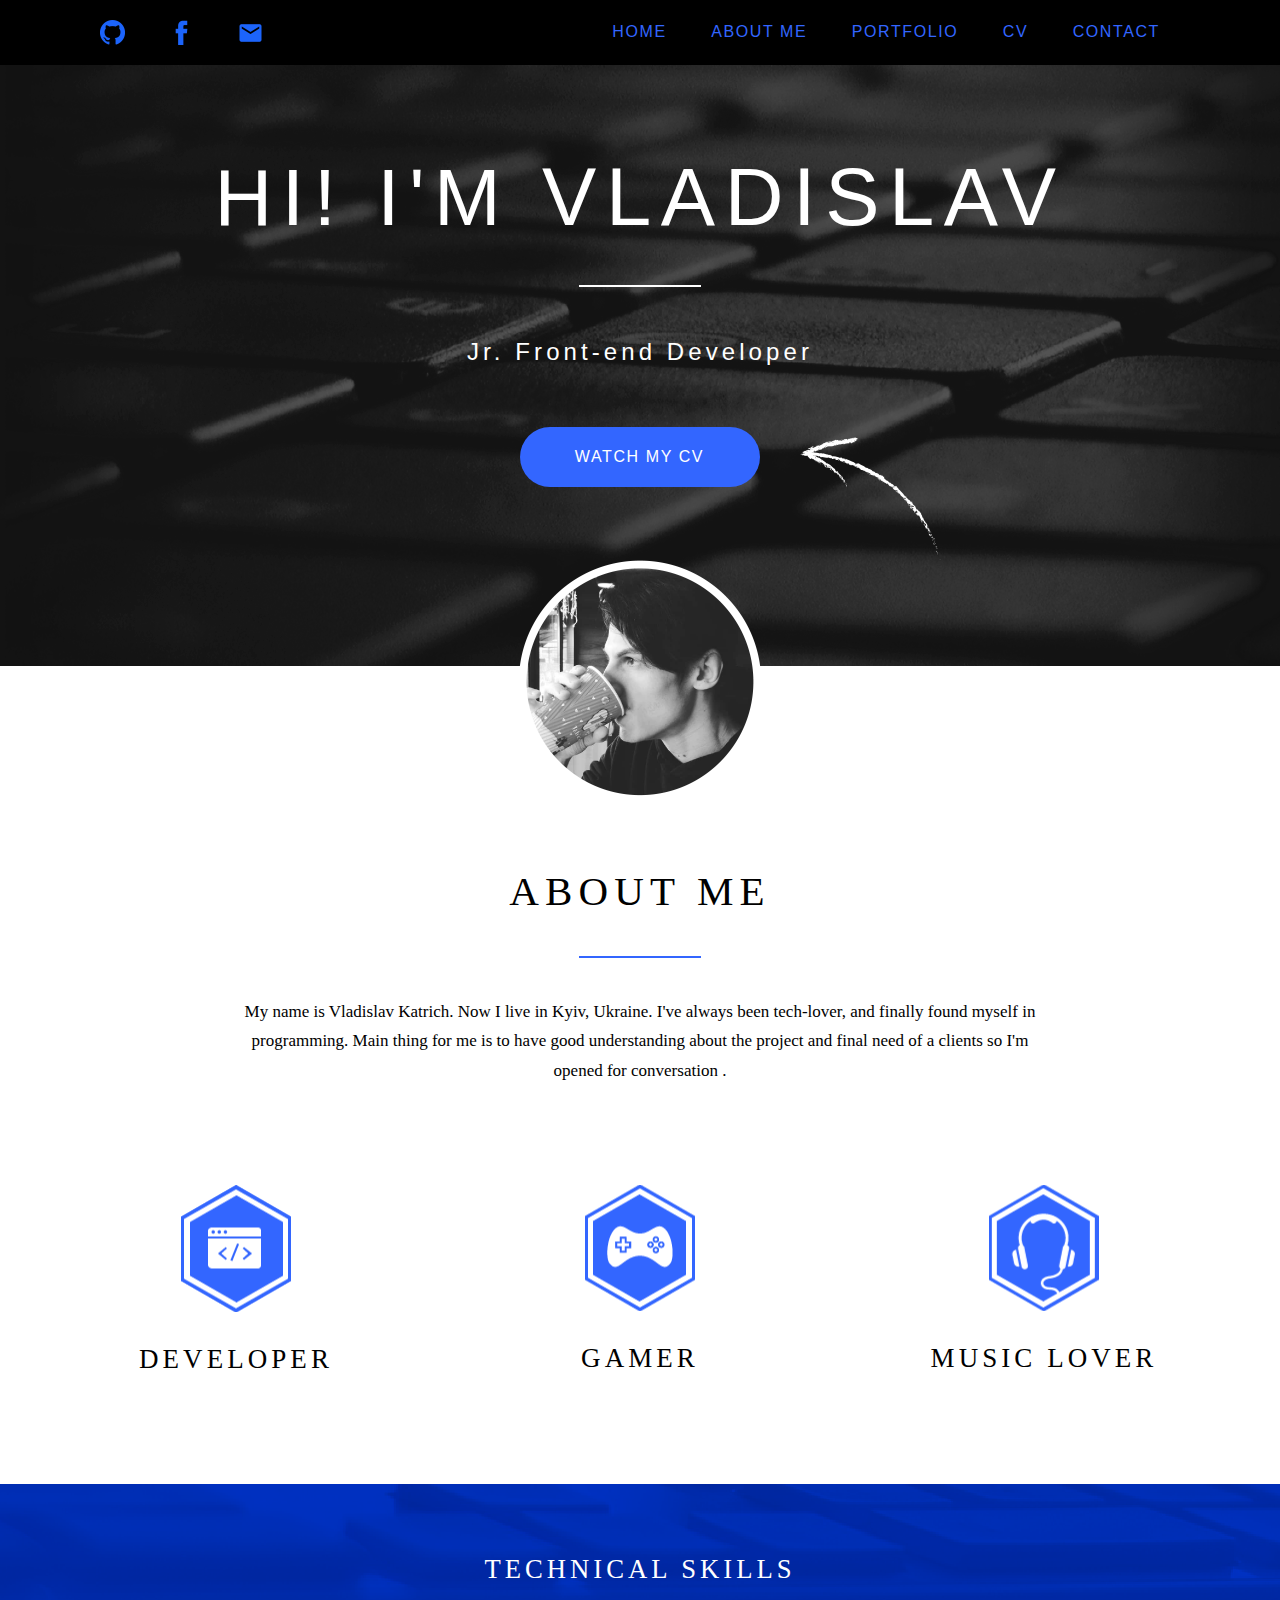
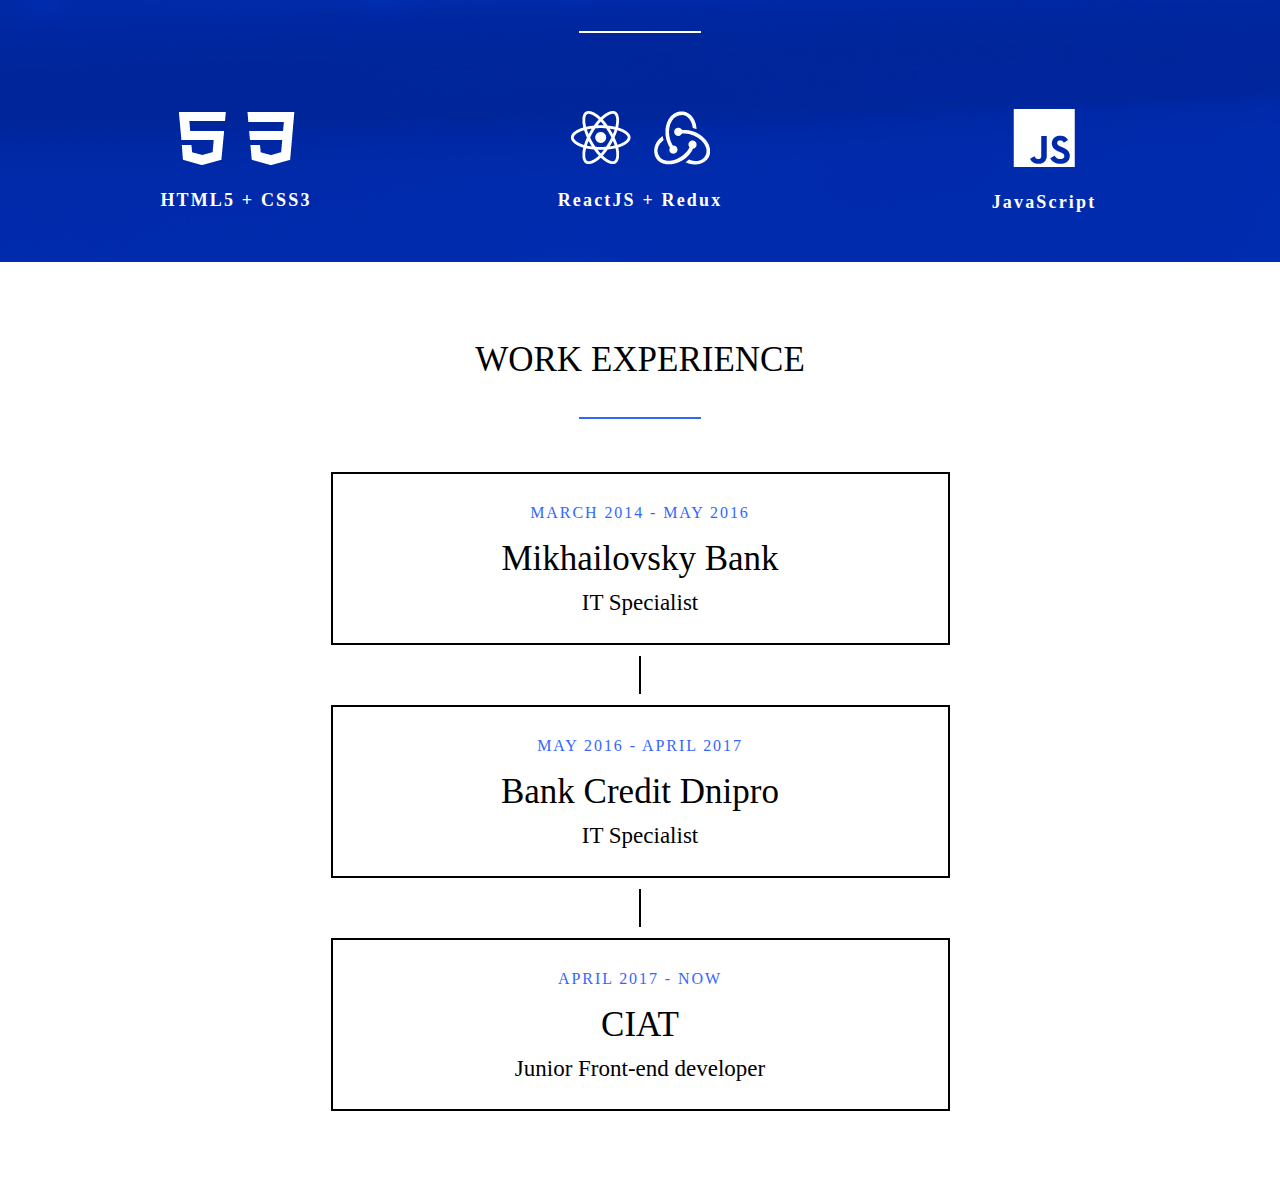
<file: index.html>
<!DOCTYPE html>
<html lang="en">
    <head>
        <link href="https://fonts.googleapis.com/css?family=Raleway:300,400,600,700,800" rel="stylesheet">
        <link rel="stylesheet" type="text/css" href="styles/style.css" />
        <link rel="stylesheet" type="text/css" href="styles/secondStyle.css" />
        <link rel="stylesheet" type="text/css" href="styles/AboutBlock.css" />
        <link rel="stylesheet" type="text/css" href="styles/skills.css" />
        <link rel="stylesheet" type="text/css" href="styles/experience.css">
        <script type="text/javascript" src="./script.js"></script>
        <meta charset="UTF-8">
        <title>Vladislav</title>
    </head>
    <body>
        <header id="header">
           <div id="socialNet">
                <a id="github" target="_blank" href="https://github.com/SunKat1"><img src="images/github.png"></a>

                <a id="fb" target="_blank" href="https://www.facebook.com/profile.php?id=100001257853347"><img src="images/facebook.png"></a>

                <a id="gmail" target="_blank" href="mailto:nine4960@gmail.com"><img src="images/email.png"></a>
           </div>
            <div id="links">
                <ul id="list">
                    <li>HOME</li>
                    <li>ABOUT ME</li>
                    <li>PORTFOLIO</li>
                    <li>CV</li>
                    <li>CONTACT</li>
                </ul>
            </div>
        </header>
        <div id="greet">
            <p class="hi">HI! I'M </p>
            <p class="name">VLADISLAV</p>
            <div class="line"></div>
            <p class="job">Jr. Front-end Developer</p>
            <div id="one">
                <input type="button" id="cv" value="WATCH MY CV" onclick="window.open('https://www.work.ua/resumes/4725055/')">
                <img id="arrow" src="images/arrow.png">
            </div>
            <div id="dolboeb">
                <img src="images/photo.png">
            </div>
        </div>
        <div id="about">
            <p class="text">ABOUT ME</p>
            <div class="blueLine"></div>
            <p class="story">My name is Vladislav Katrich.
                Now I live in Kyiv, Ukraine. I've always been tech-lover,
                and finally found myself in<br>
                programming. Main thing for me is to have
                good understanding about the project and final
                need of a clients so I'm<br> opened for conversation .
            </p>
            <table id="gifs">
                <tr>
                    <td class="gif">
                        <img id="developer" src="images/developer_img.png">
                        <span class="devSign">DEVELOPER</span>
                    </td>
                    <td class="gif">
                        <img id="gamer" src="images/gamer_img.png">
                        <span class="gameSign">GAMER</span>
                    </td>
                    <td class="gif">
                        <img id="music" src="images/music%20lover_img.png">
                        <span class="musicSign">MUSIC LOVER</span>
                    </td>
                </tr>
            </table>
        </div>
        <div id="skills">
            <p>
                TECHNICAL SKILLS
            </p>
            <div id="skillsWhiteLine"></div>
            <table id="skillTable">
                <tr>
                    <th class="skillIcon" id="htmSkill">
                        <div id="htmlcss"></div>
                        <span class="fullSkillName">HTML5 + CSS3</span>
                    </th>
                    <th class="skillIcon" id="reactreduxSkill">
                        <div id="reactredux"></div>
                        <span class="fullSkillName">ReactJS + Redux</span>
                    </th>
                    <th class="skillIcon" id="JSSkill">
                        <div id="javascript"></div>
                        <span class="fullSkillName">JavaScript</span>
                    </th>
                </tr>
            </table>
        </div>
    <div id="workExp">
        <p id="title">WORK EXPERIENCE</p>
        <div id="lineLine"></div>
        <div class="workBlock">
            <p class="workDate">MARCH 2014 - MAY 2016</p>
            <p class="workTitle">Mikhailovsky Bank</p>
            <p class="workSpec">IT Specialist</p>
        </div>
        <div class="middleLine"></div>

        <div class="workBlock">
            <p class="workDate">MAY 2016 - APRIL 2017</p>
            <p class="workTitle">Bank Credit Dnipro</p>
            <p class="workSpec">IT Specialist</p>
        </div>
        <div class="middleLine"></div>

        <div class="workBlock">
            <p class="workDate">APRIL 2017 - NOW</p>
            <p class="workTitle">CIAT</p>
            <p class="workSpec">Junior Front-end developer</p>
        </div>
    </div>
    </body>
</html>
</file>
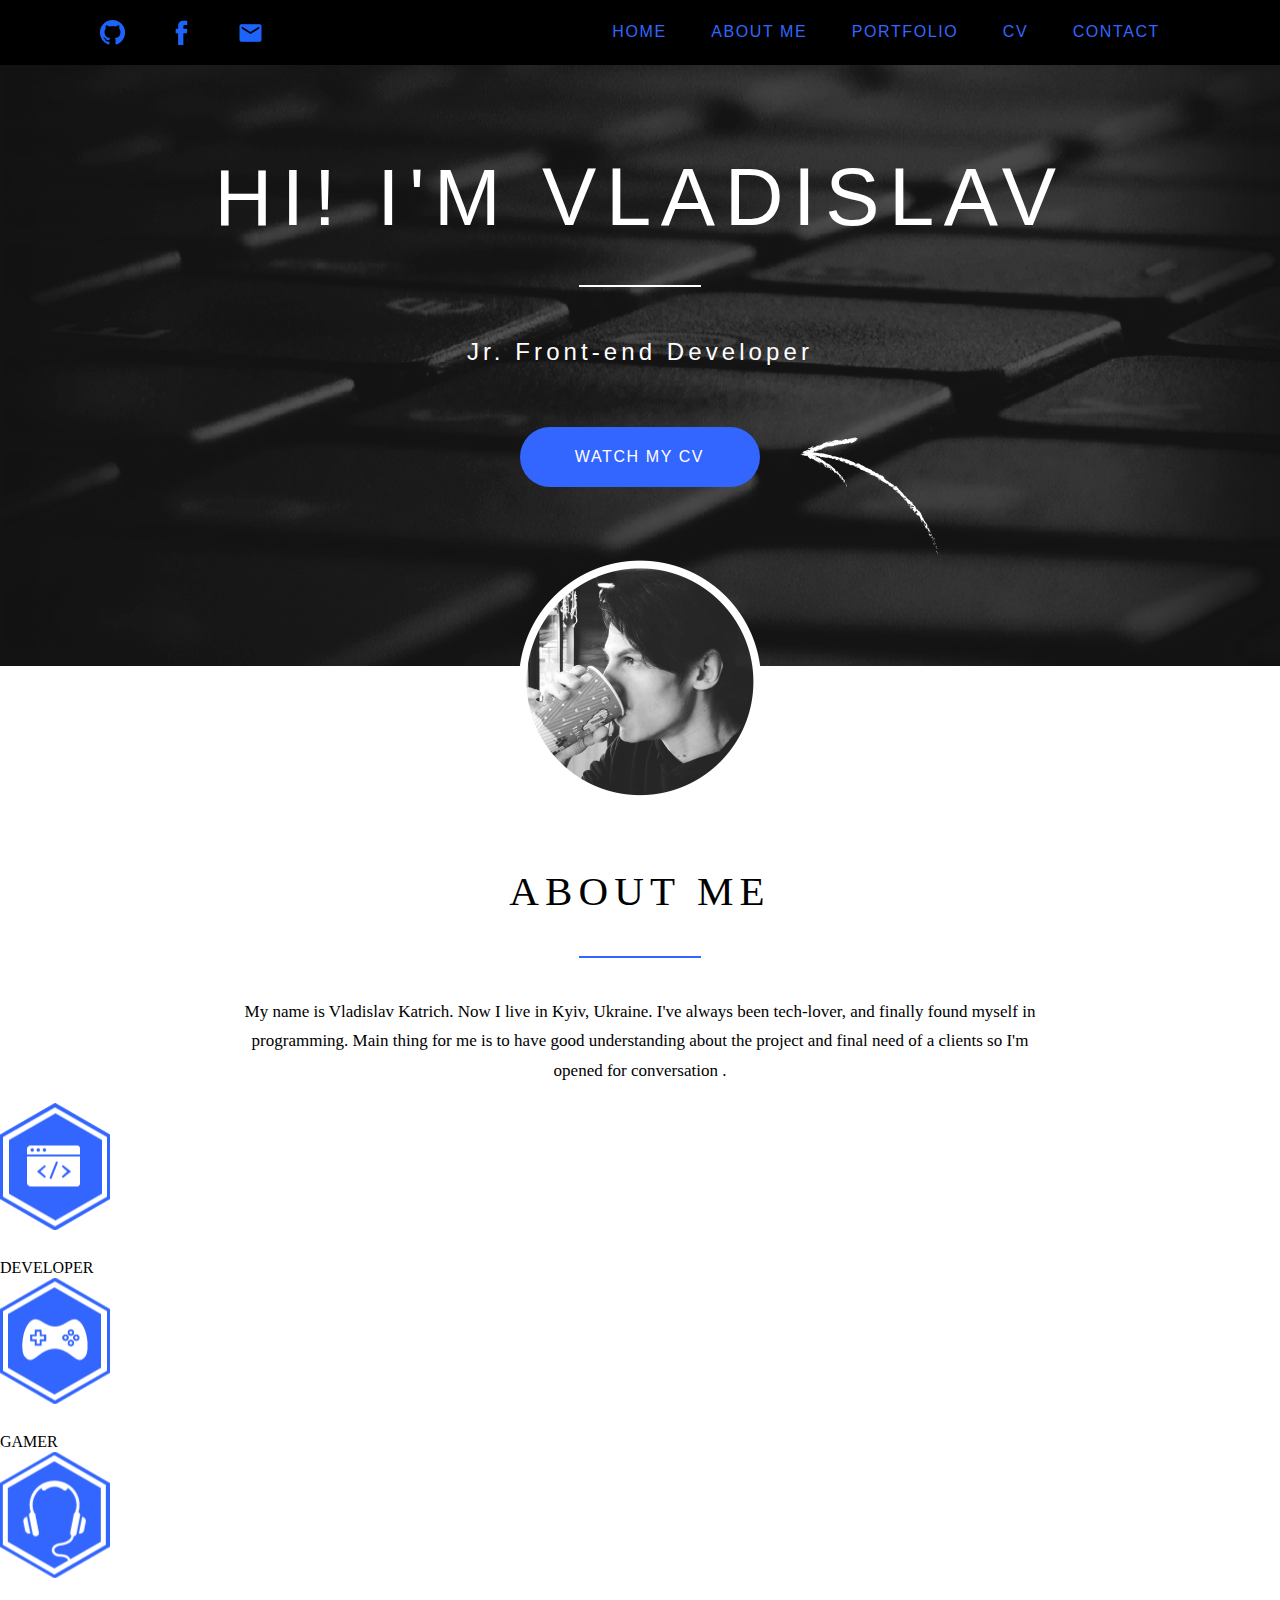
<file: Page.html>
<!DOCTYPE html>
<html lang="en">
    <head>
        <link rel="stylesheet" type="text/css" href="styles/style.css" />
        <link rel="stylesheet" type="text/css" href="styles/secondStyle.css" />
        <link rel="stylesheet" type="text/css" href="styles/AboutBlock.css" />
        <script type="text/javascript" src="./script.js"></script>
        <meta charset="UTF-8">
        <title>Vladislav</title>
    </head>
    <body>
        <header id="header">
           <div id="socialNet">
                <a id="github" target="_blank" href="https://github.com/SunKat1"><img src="images/github.png"></a>

                <a id="fb" target="_blank" href="https://www.facebook.com/profile.php?id=100001257853347"><img src="images/facebook.png"></a>

                <a id="gmail" target="_blank" href="mailto:nine4960@gmail.com"><img src="images/email.png"></a>
           </div>
            <div id="links">
                <ul id="list">
                    <li>HOME</li>
                    <li>ABOUT ME</li>
                    <li>PORTFOLIO</li>
                    <li>CV</li>
                    <li>CONTACT</li>
                </ul>
            </div>
        </header>
        <div id="greet">
            <p class="hi">HI! I'M </p>
            <p class="name">VLADISLAV</p>
            <div class="line"></div>
            <p class="job">Jr. Front-end Developer</p>
            <div id="one">
                <input type="button" id="cv" value="WATCH MY CV" onclick="window.open('https://www.work.ua/resumes/4725055/')">
                <img id="arrow" src="images/arrow.png">
            </div>
            <div id="dolboeb">
                <img src="images/photo.png">
            </div>
        </div>
        <div id="about">
            <p class="text">ABOUT ME</p>
            <div class="blueLine"></div>
            <p class="story">My name is Vladislav Katrich.
                Now I live in Kyiv, Ukraine. I've always been tech-lover,
                and finally found myself in<br>
                programming. Main thing for me is to have
                good understanding about the project and final
                need of a clients so I'm<br> opened for conversation .
            </p>
            <div id="gif">
                <img class="developer" src="images/developer_img.png">
                <span class="devSign">DEVELOPER</span>

                <img class="gamer" src="images/gamer_img.png">
                <span class="gameSign">GAMER</span>

                <img class="music" src="images/music%20lover_img.png">
                <span class="musicSign">MUSIC LOVER</span>
            </div>
        </div>
    </body>
</html>
</file>
<file: styles/style.css>
@import url('https://fonts.googleapis.com/css?family=Raleway:300,400,500,600,700,800');

html, body {
    margin: 0;
    display: block;
}

#header {
    position: fixed;
    display: block;
    width: 100%;
    min-height: 65px;
    background: black;
    z-index: 1;
}

#socialNet {
    padding-top: 20px;
    padding-left: 100px;
    float: left;
}

#gmail:hover {
    content: url("../images/email_w.png");
}

#github {
    padding-right: 40px;
}

#github:hover {
    content: url("../images/github_w.png");
}

#fb {
    padding-right: 40px;
}

#fb:hover {
    content: url("../images/facebook_w.png");
}

#links {
    font-family: "Raleway SemiBold", sans-serif;
    color: #3366ff;
    float: right;
    padding-right: 100px;
}

#list {
    padding-top: 7px;
}

#list li {
    display: inline;
    margin: 20px;
    letter-spacing: 0.1em;
}

li:hover {
    color: white;
    cursor: pointer;
}
</file>
<file: styles/secondStyle.css>
@import url('https://fonts.googleapis.com/css?family=Raleway:300,400,500,600,700,800');

#greet {
    display: block;
    height: 516px;
    background: url("../images/keyboard.png") no-repeat center;
    min-width: 100%
}

#greet {
    color: white;
    text-align: center;
    font-size: 60pt;
    margin-top: 0;
    padding-top: 150px;
    letter-spacing: 0.12em;
}

.hi {
    display: inline;
    text-align: center;
    font-family:"Raleway Light", sans-serif;
}

.name {
    display: inline;
    font-size: 61pt;
    font-family: "Raleway ExtraBold", sans-serif;
}

.line {
    border-bottom: 2px solid white;
    width: 92pt;
    display: block;
    margin: auto;
    padding-top: 31pt;
}

.job {
    font-family: "Raleway SemiBold", sans-serif;
    font-size: 18pt;
    letter-spacing: 0.17em;
    padding-top: 20pt;
}

#cv {
    font-family: "Raleway Medium", sans-serif;
    font-size: 12pt;
    letter-spacing: 0.1em;
    color: white;
    border: 0;
    border-radius: 37px;
    background: #3366ff;
    height: 45pt;
    min-width: 180pt;
    outline: none;
}

#cv:hover {
    cursor: pointer;
    background-color: white;
    color: black;
}

#one {
    display: inline-flex;
    padding-left: 180px;
}

#arrow {
    min-width: auto;
    padding-left: 40px;
    padding-top: 10px;
}
</file>
<file: styles/AboutBlock.css>
@import url('https://fonts.googleapis.com/css?family=Raleway:300,400,500,600,700,800');

#about {
    padding-top: 120pt;
}

.text {
    font-family: "Raleway ExtraBold", serif;
    text-align: center;
    letter-spacing: 0.15em;
    font-size: 41px;
}

.blueLine {
    border-bottom: 2px solid #3366ff;
    width: 92pt;
    display: block;
    margin: auto;
}

.story {
    text-align: center;
    font-family: "Raleway Regular", serif;
    font-size: 17px;
    line-height: 22pt;
    padding-top: 22px;
}

.gif {
    text-align: center;
    width: 400px;
}

.gif img {
    text-align: center;
}

#gifs {
    padding-top: 79px;
    margin: auto;
    font-family: "Raleway ExtraBold", serif;
    letter-spacing: 0.15em;
    font-size: 27px;
    padding-bottom: 79px;
}

span {
    padding-top: 25px;
    display: block;
}

#developer:hover {
    content: url("../images/developer.gif");
}

#gamer:hover {
    content: url("../images/gamer.gif");
}

#music:hover {
    content: url("../images/music_lover.gif");
}
</file>
<file: styles/skills.css>
@import url('https://fonts.googleapis.com/css?family=Raleway:300,400,500,600,700,800');

#skills {
    display: block;
    background: url("../images/blue_bg.png") no-repeat 50% 50%;
    height: 378px;
}

#skills > p {
    font-family: "Raleway ExtraBold", serif;
    letter-spacing: 0.15em;
    font-size: 20pt;
    text-align: center;
    color: white;
    padding-top: 70px;
}

#skillsWhiteLine {
    border-bottom: 2px solid white;
    width: 92pt;
    display: block;
    margin: auto;
    padding-top: 20px;
}

#skillTable {
    position: relative;
    margin: auto;
    padding-top: 25px;
}

.fullSkillName {
    text-align: center;
    font-size: 18px;
    letter-spacing: 0.12em;
    font-family: "Raleway ExtraBold", serif;
}

.skillIcon {
    height: 200px;
    width: 400px;
}

#htmSkill {
    color: white;
}

#reactreduxSkill {
    color: white;
}

#JSSkill {
    color: white;
}

#htmSkill:hover  {
    color: #3366ff;
    background: white;
}

#htmlcss {
    background: url("../images/html_w.png") no-repeat center;
    height: 53px;
}

#htmSkill:hover #htmlcss {
    background: url("../images/html_b.png") no-repeat center;
}

#reactredux {
    background: url("../images/react_w.png") no-repeat center;
    height: 54px;
}

#reactreduxSkill:hover {
    color: #3366ff;
    background: white;
}

#reactreduxSkill:hover #reactredux{
    background: url("../images/react_b.png") no-repeat center;
}

#javascript {
    background: url("../images/js_w.png") no-repeat center;
    height: 58px;
}

#JSSkill:hover #javascript {
    background: url("../images/js_b.png") no-repeat center;
}

#JSSkill:hover {
    color: #3366ff;
    background: white;
}
</file>
<file: styles/experience.css>
#workExp {
    margin-bottom: 67px;
}

#title {
    padding-top: 43px;
    text-align: center;
    font-family: "Raleway ExtraBold", serif;
    font-size: 35px;
}

#lineLine {
    border-bottom: 2px solid #3366ff;
    width: 92pt;
    display: block;
    margin: auto;
    padding-top: 2px;
}

.workBlock {
    margin: 53px auto 0 auto;
    height: 169px;
    border: 2px solid black;
    width: 615px;
}

.middleLine {
    height: 36px;
    border: 1px solid black;
    width: 0;
    margin: 11px auto -42px auto;
}

.workDate {
    letter-spacing: 0.12em;
    margin: 30px 0 0 0;
    font-size: 16px;
    font-family: "Raleway ExtraBold", serif;
    text-align: center;
    color: #3366ff;
}

.workTitle {
    margin: 17px 0 0 0;
    font-size: 35px;
    padding-top: -2px;
    text-align: center;
    font-family: "Raleway ExtraBold", serif;
}

.workSpec {
    margin: 11px 0 0 0;
    font-size: 23px;
    text-align: center;
    font-family: "Raleway Regular", serif;
}
</file>
